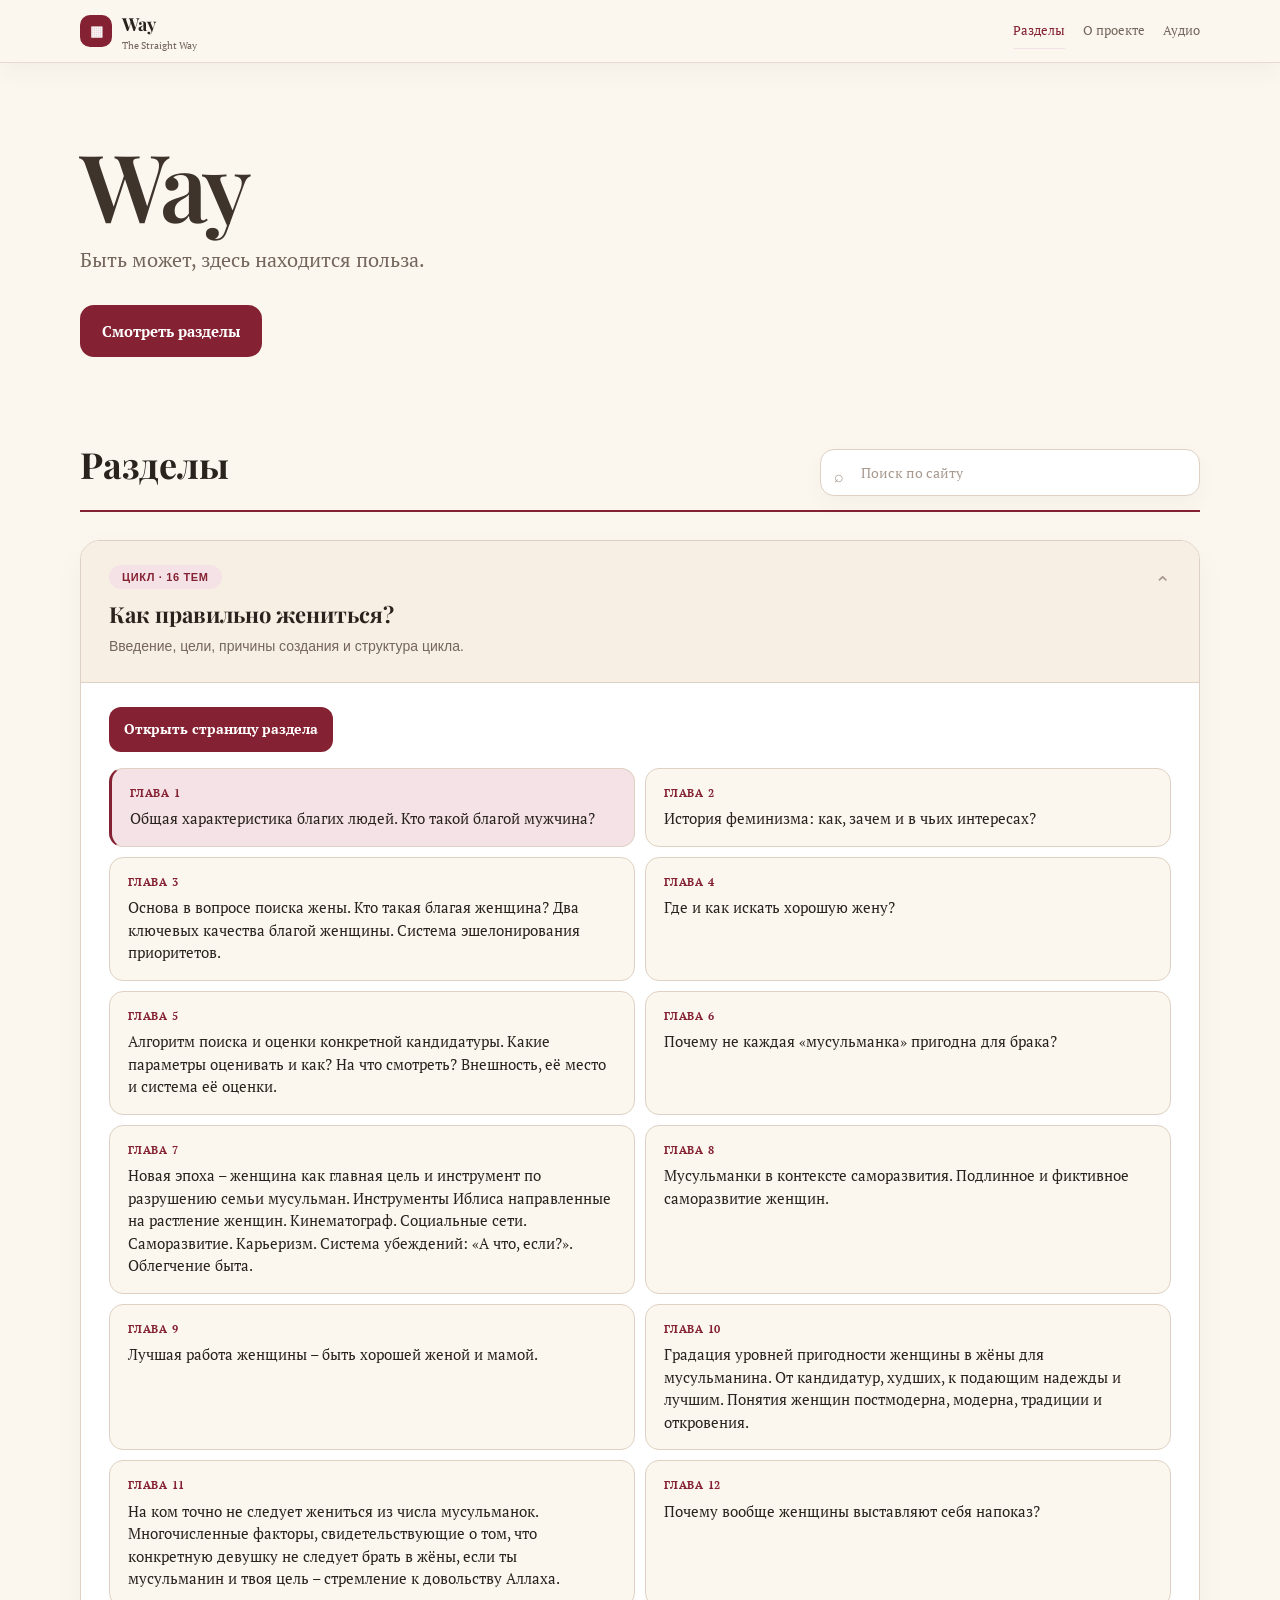
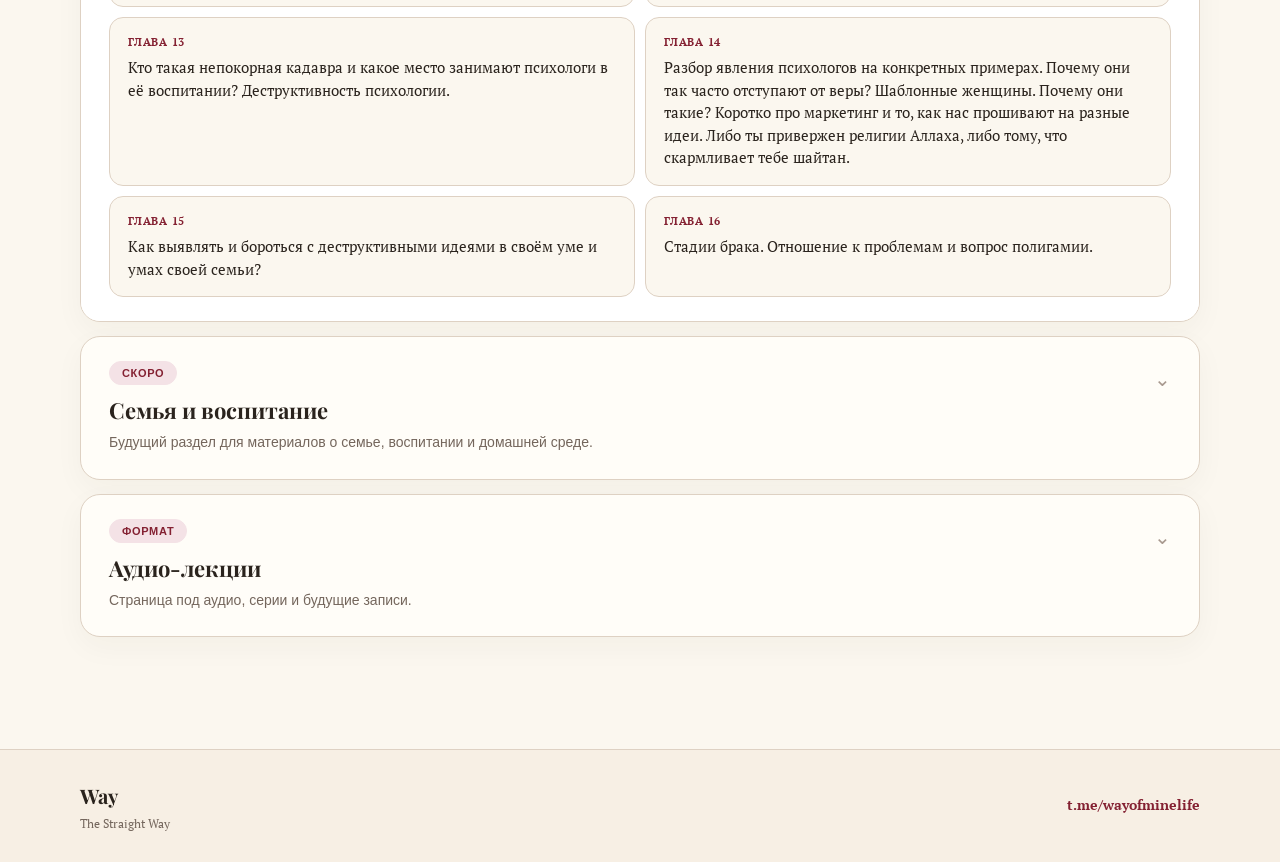
<file: index.html>
<!doctype html>
<html lang="ru">
<head>
  <meta charset="utf-8" />
  <meta name="viewport" content="width=device-width, initial-scale=1" />
  <title>The Straight Way — статьи, лекции, циклы</title>
  <meta name="description" content="The Straight Way — библиотека материалов: статьи, циклы и аудио-лекции." />
  <meta name="robots" content="index, follow" />
  <link rel="preconnect" href="https://fonts.googleapis.com" />
  <link rel="preconnect" href="https://fonts.gstatic.com" crossorigin />
  <link href="https://fonts.googleapis.com/css2?family=Playfair+Display:wght@400;600;700&family=PT+Serif:ital,wght@0,400;0,700;1,400&display=swap" rel="stylesheet" />
  <link rel="stylesheet" href="styles.css" />
</head>
<body>
  <header class="topbar">
    <div class="container nav">
      <a class="brand" href="index.html" aria-label="На главную">
        <span class="brand-icon">▦</span>
        <span><strong>Way</strong><small>The Straight Way</small></span>
      </a>
      <nav class="nav-links" aria-label="Главное меню">
        <a class="active" href="index.html#sections">Разделы</a>
        <a class="" href="about.html">О проекте</a>
        <a class="" href="audio.html">Аудио</a>
      </nav>
    </div>
  </header>

  <main class="container">
    <section class="hero">
      <div>
        <h1>Way</h1>
        <p class="hero-subtitle">Быть может, здесь находится польза.</p>
        <div class="actions">
          <a class="button primary" href="#sections">Смотреть разделы</a>
        </div>
      </div>
    </section>

    <section id="sections" class="section-block">
      <div class="section-title">
        <div><h2>Разделы</h2></div>
        <div class="search-wrap">
          <label class="search"><span>⌕</span><input id="searchInput" placeholder="Поиск по сайту" autocomplete="off" /></label>
          <div id="searchResults" class="search-results" aria-live="polite"></div>
        </div>
      </div>

      <div class="accordion" id="accordion">
        <article class="panel open" data-search="как правильно жениться мужчина женщина жена брак семья супруга сватовство критерии оценка феминизм психология саморазвитие полигамия">
          <button class="panel-head" type="button">
            <span><em>Цикл · 16 тем</em><strong>Как правильно жениться?</strong><small>Введение, цели, причины создания и структура цикла.</small></span>
            <i>⌄</i>
          </button>
          <div class="panel-body">
            <a class="section-link" href="marriage.html">Открыть страницу раздела</a>
            <ol class="chapter-grid">
              <li><a href="chapter1.html">Общая характеристика благих людей. Кто такой благой мужчина?</a></li>
              <li><a href="marriage.html#chapter-2">История феминизма: как, зачем и в чьих интересах?</a></li>
              <li><a href="marriage.html#chapter-3">Основа в вопросе поиска жены. Кто такая благая женщина? Два ключевых качества благой женщины. Система эшелонирования приоритетов.</a></li>
              <li><a href="marriage.html#chapter-4">Где и как искать хорошую жену?</a></li>
              <li><a href="marriage.html#chapter-5">Алгоритм поиска и оценки конкретной кандидатуры. Какие параметры оценивать и как? На что смотреть? Внешность, её место и система её оценки.</a></li>
              <li><a href="marriage.html#chapter-6">Почему не каждая «мусульманка» пригодна для брака?</a></li>
              <li><a href="marriage.html#chapter-7">Новая эпоха – женщина как главная цель и инструмент по разрушению семьи мусульман. Инструменты Иблиса направленные на растление женщин. Кинематограф. Социальные сети. Саморазвитие. Карьеризм. Система убеждений: «А что, если?». Облегчение быта.</a></li>
              <li><a href="marriage.html#chapter-8">Мусульманки в контексте саморазвития. Подлинное и фиктивное саморазвитие женщин.</a></li>
              <li><a href="marriage.html#chapter-9">Лучшая работа женщины – быть хорошей женой и мамой.</a></li>
              <li><a href="marriage.html#chapter-10">Градация уровней пригодности женщины в жёны для мусульманина. От кандидатур, худших, к подающим надежды и лучшим. Понятия женщин постмодерна, модерна, традиции и откровения.</a></li>
              <li><a href="marriage.html#chapter-11">На ком точно не следует жениться из числа мусульманок. Многочисленные факторы, свидетельствующие о том, что конкретную девушку не следует брать в жёны, если ты мусульманин и твоя цель – стремление к довольству Аллаха.</a></li>
              <li><a href="marriage.html#chapter-12">Почему вообще женщины выставляют себя напоказ?</a></li>
              <li><a href="marriage.html#chapter-13">Кто такая непокорная кадавра и какое место занимают психологи в её воспитании? Деструктивность психологии.</a></li>
              <li><a href="marriage.html#chapter-14">Разбор явления психологов на конкретных примерах. Почему они так часто отступают от веры? Шаблонные женщины. Почему они такие? Коротко про маркетинг и то, как нас прошивают на разные идеи. Либо ты привержен религии Аллаха, либо тому, что скармливает тебе шайтан.</a></li>
              <li><a href="marriage.html#chapter-15">Как выявлять и бороться с деструктивными идеями в своём уме и умах своей семьи?</a></li>
              <li><a href="marriage.html#chapter-16">Стадии брака. Отношение к проблемам и вопрос полигамии.</a></li>
            </ol>
          </div>
        </article>

        <article class="panel" data-search="семья воспитание дети отец мать дом">
          <button class="panel-head" type="button">
            <span><em>Скоро</em><strong>Семья и воспитание</strong><small>Будущий раздел для материалов о семье, воспитании и домашней среде.</small></span>
            <i>⌄</i>
          </button>
          <div class="panel-body">
            <ol class="chapter-grid"><li>Основы воспитания</li><li>Дом как крепость</li><li>Роль отца</li><li>Роль матери</li></ol>
          </div>
        </article>

        <article class="panel" data-search="аудио лекции скачать серии избранное запись mp3">
          <button class="panel-head" type="button">
            <span><em>Формат</em><strong>Аудио-лекции</strong><small>Страница под аудио, серии и будущие записи.</small></span>
            <i>⌄</i>
          </button>
          <div class="panel-body">
            <a class="section-link" href="audio.html">Открыть аудио-раздел</a>
            <ol class="chapter-grid"><li>Последние лекции</li><li>Серии</li><li>Избранное</li><li>Скачать офлайн</li></ol>
          </div>
        </article>
      </div>
    </section>
  </main>

  <footer class="site-footer">
    <div class="container footer-inner">
      <div>
        <strong>Way</strong>
        <span>The Straight Way</span>
      </div>
      <a href="https://t.me/wayofminelife" target="_blank" rel="noopener noreferrer">t.me/wayofminelife</a>
    </div>
  </footer>
  <script src="script.js"></script>
</body>
</html>
</file>
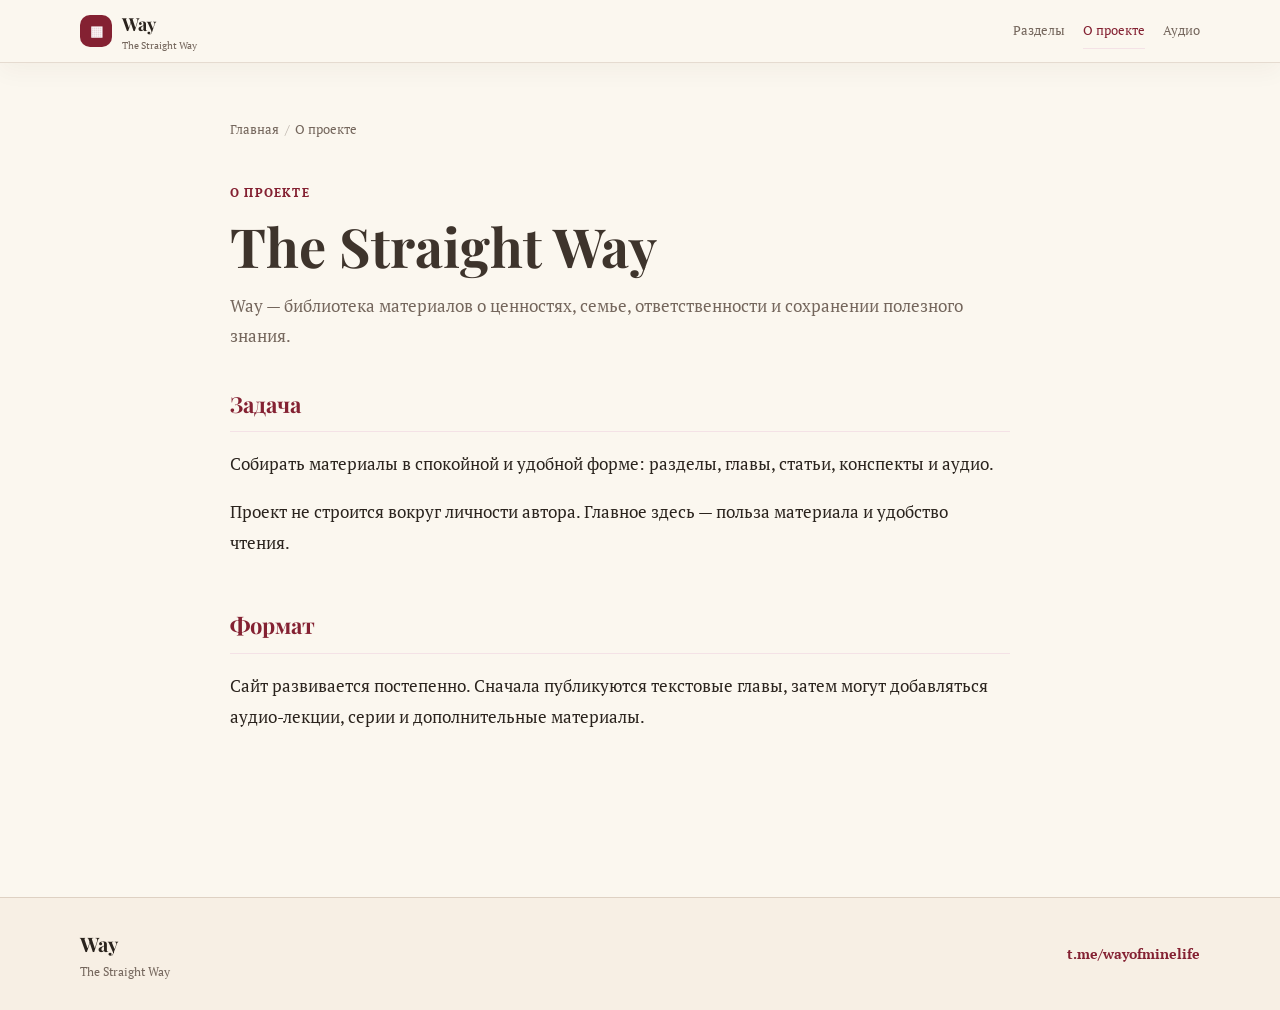
<file: about.html>
<!doctype html>
<html lang="ru">
<head>
  <meta charset="utf-8" />
  <meta name="viewport" content="width=device-width, initial-scale=1" />
  <title>О проекте — The Straight Way</title>
  <meta name="description" content="О проекте The Straight Way." />
  <meta name="robots" content="index, follow" />
  <link rel="preconnect" href="https://fonts.googleapis.com" />
  <link rel="preconnect" href="https://fonts.gstatic.com" crossorigin />
  <link href="https://fonts.googleapis.com/css2?family=Playfair+Display:wght@400;600;700&family=PT+Serif:ital,wght@0,400;0,700;1,400&display=swap" rel="stylesheet" />
  <link rel="stylesheet" href="styles.css" />
</head>
<body>
  <header class="topbar">
    <div class="container nav">
      <a class="brand" href="index.html" aria-label="На главную">
        <span class="brand-icon">▦</span>
        <span><strong>Way</strong><small>The Straight Way</small></span>
      </a>
      <nav class="nav-links" aria-label="Главное меню">
        <a class="" href="index.html#sections">Разделы</a>
        <a class="active" href="about.html">О проекте</a>
        <a class="" href="audio.html">Аудио</a>
      </nav>
    </div>
  </header>

  <main class="container page-wrap narrow">
    <div class="article-breadcrumb"><a href="index.html">Главная</a><span>/</span>О проекте</div>
    <section class="page-hero compact">
      <span class="article-eyebrow">О проекте</span>
      <h1>The Straight Way</h1>
      <p>Way — библиотека материалов о ценностях, семье, ответственности и сохранении полезного знания.</p>
    </section>

    <section class="article-section simple-text">
      <h2>Задача</h2>
      <p>Собирать материалы в спокойной и удобной форме: разделы, главы, статьи, конспекты и аудио.</p>
      <p>Проект не строится вокруг личности автора. Главное здесь — польза материала и удобство чтения.</p>
    </section>

    <section class="article-section simple-text">
      <h2>Формат</h2>
      <p>Сайт развивается постепенно. Сначала публикуются текстовые главы, затем могут добавляться аудио-лекции, серии и дополнительные материалы.</p>
    </section>
  </main>

  <footer class="site-footer">
    <div class="container footer-inner">
      <div>
        <strong>Way</strong>
        <span>The Straight Way</span>
      </div>
      <a href="https://t.me/wayofminelife" target="_blank" rel="noopener noreferrer">t.me/wayofminelife</a>
    </div>
  </footer>
  <script src="script.js"></script>
</body>
</html>
</file>
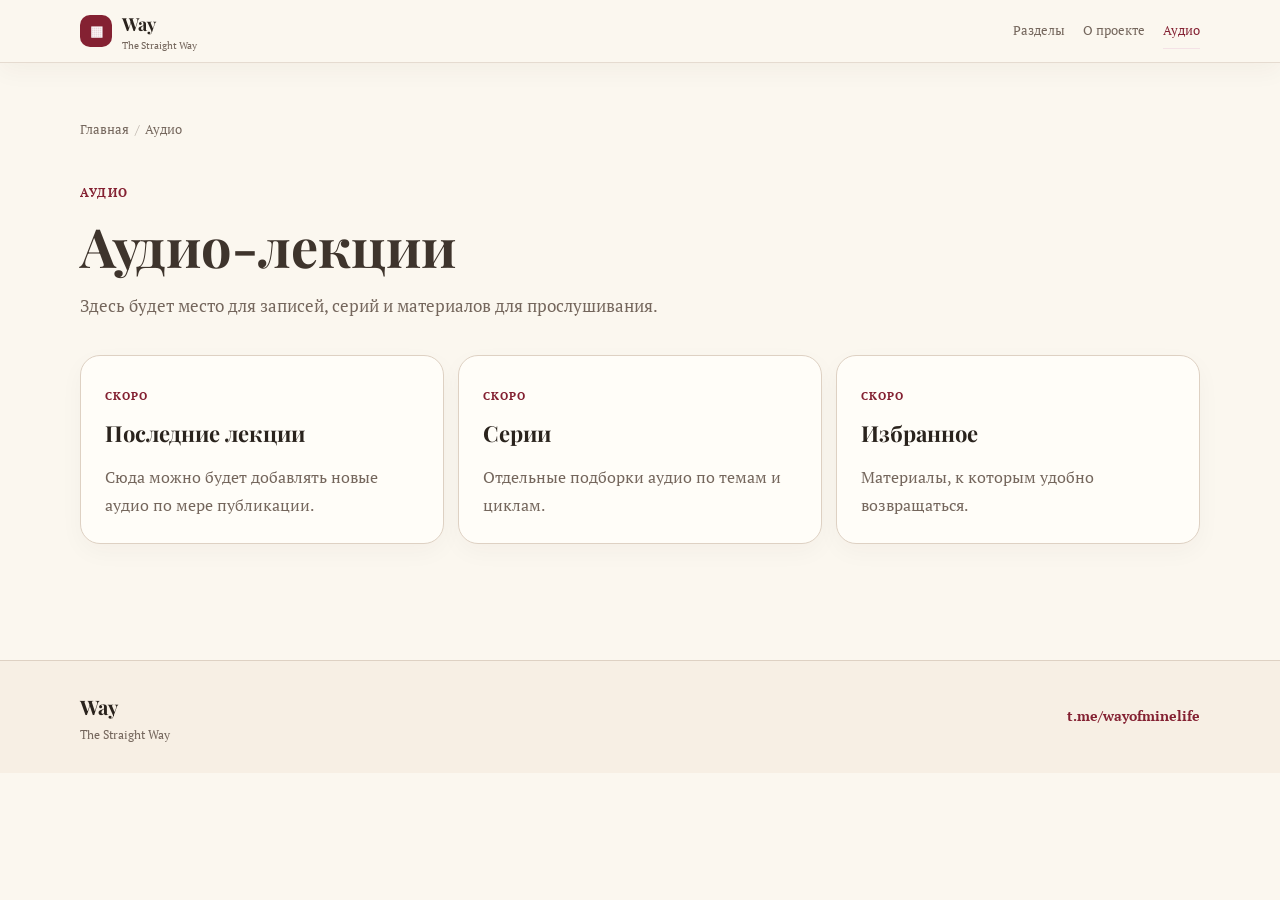
<file: audio.html>
<!doctype html>
<html lang="ru">
<head>
  <meta charset="utf-8" />
  <meta name="viewport" content="width=device-width, initial-scale=1" />
  <title>Аудио — The Straight Way</title>
  <meta name="description" content="Аудио-раздел The Straight Way." />
  <meta name="robots" content="index, follow" />
  <link rel="preconnect" href="https://fonts.googleapis.com" />
  <link rel="preconnect" href="https://fonts.gstatic.com" crossorigin />
  <link href="https://fonts.googleapis.com/css2?family=Playfair+Display:wght@400;600;700&family=PT+Serif:ital,wght@0,400;0,700;1,400&display=swap" rel="stylesheet" />
  <link rel="stylesheet" href="styles.css" />
</head>
<body>
  <header class="topbar">
    <div class="container nav">
      <a class="brand" href="index.html" aria-label="На главную">
        <span class="brand-icon">▦</span>
        <span><strong>Way</strong><small>The Straight Way</small></span>
      </a>
      <nav class="nav-links" aria-label="Главное меню">
        <a class="" href="index.html#sections">Разделы</a>
        <a class="" href="about.html">О проекте</a>
        <a class="active" href="audio.html">Аудио</a>
      </nav>
    </div>
  </header>

  <main class="container page-wrap">
    <div class="article-breadcrumb"><a href="index.html">Главная</a><span>/</span>Аудио</div>
    <section class="page-hero compact">
      <span class="article-eyebrow">Аудио</span>
      <h1>Аудио-лекции</h1>
      <p>Здесь будет место для записей, серий и материалов для прослушивания.</p>
    </section>

    <section class="audio-grid">
      <article class="audio-card">
        <span>Скоро</span>
        <h2>Последние лекции</h2>
        <p>Сюда можно будет добавлять новые аудио по мере публикации.</p>
      </article>
      <article class="audio-card">
        <span>Скоро</span>
        <h2>Серии</h2>
        <p>Отдельные подборки аудио по темам и циклам.</p>
      </article>
      <article class="audio-card">
        <span>Скоро</span>
        <h2>Избранное</h2>
        <p>Материалы, к которым удобно возвращаться.</p>
      </article>
    </section>
  </main>

  <footer class="site-footer">
    <div class="container footer-inner">
      <div>
        <strong>Way</strong>
        <span>The Straight Way</span>
      </div>
      <a href="https://t.me/wayofminelife" target="_blank" rel="noopener noreferrer">t.me/wayofminelife</a>
    </div>
  </footer>
  <script src="script.js"></script>
</body>
</html>
</file>
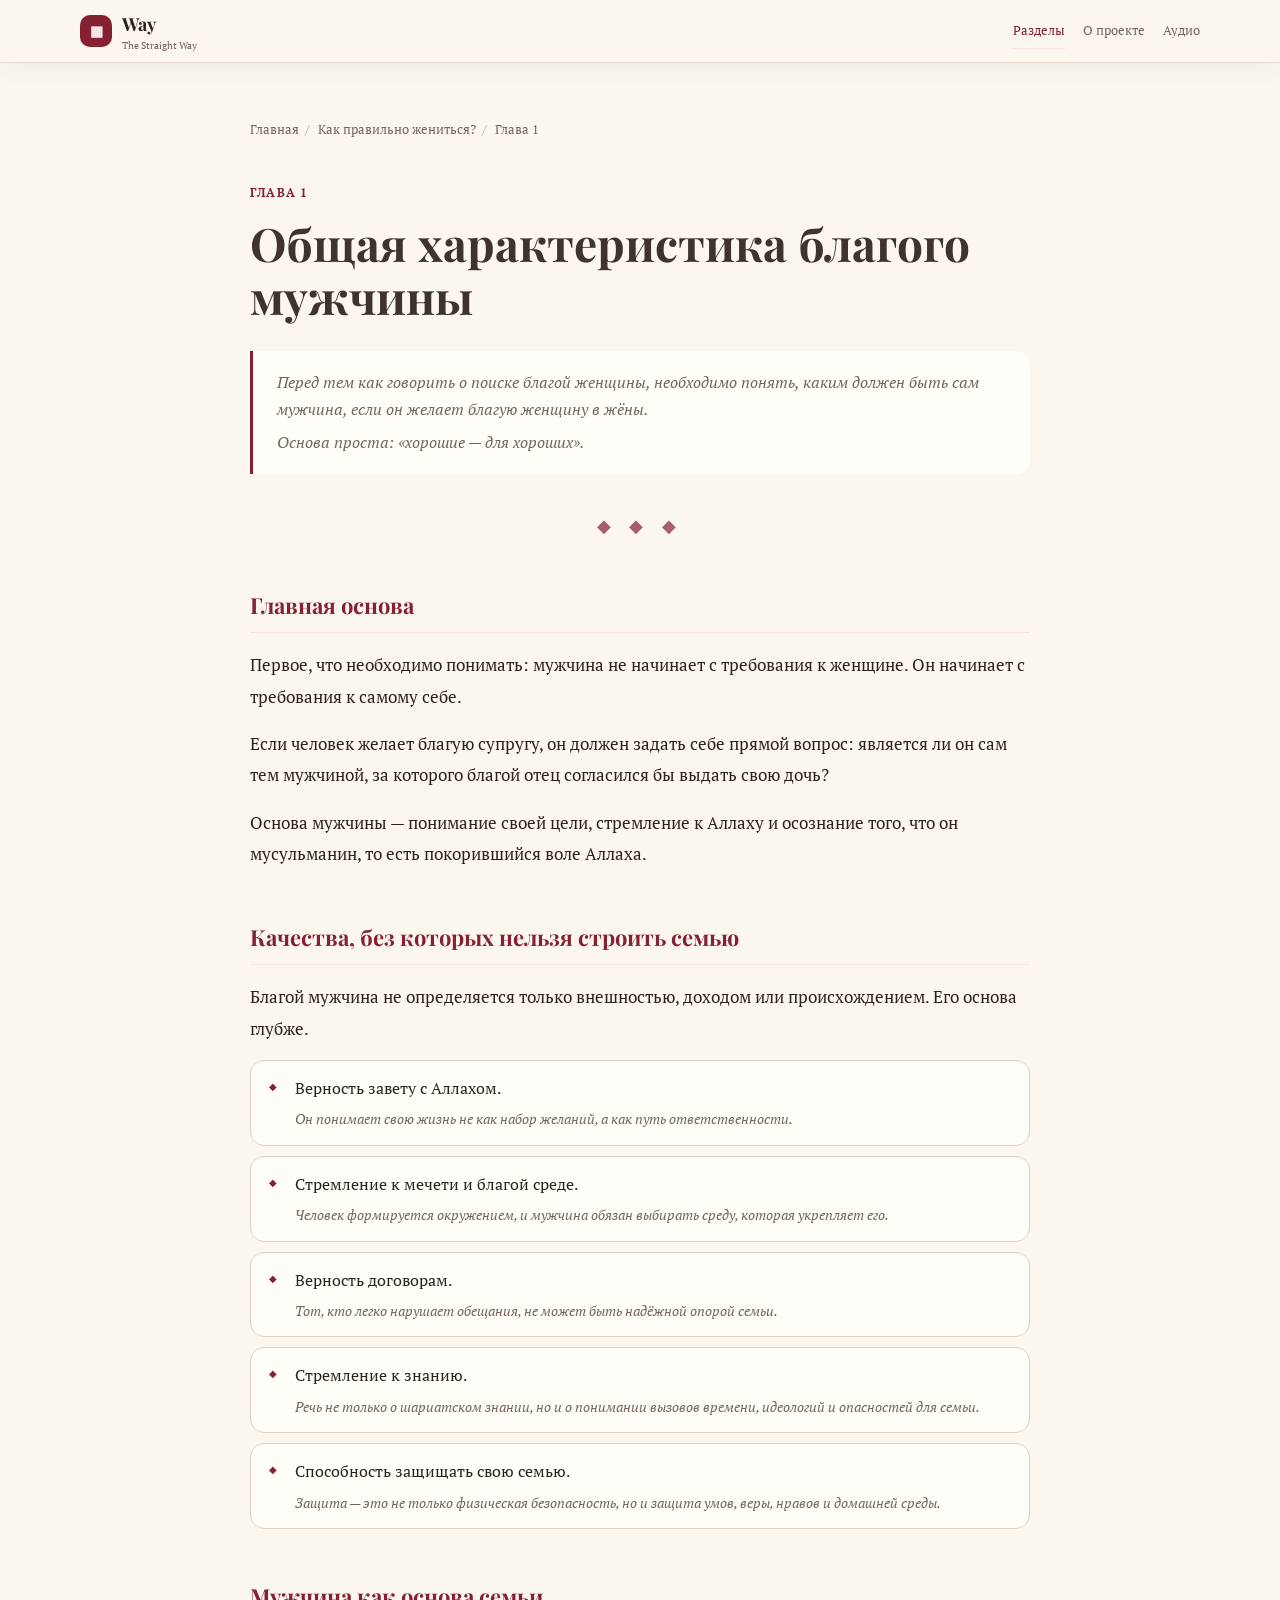
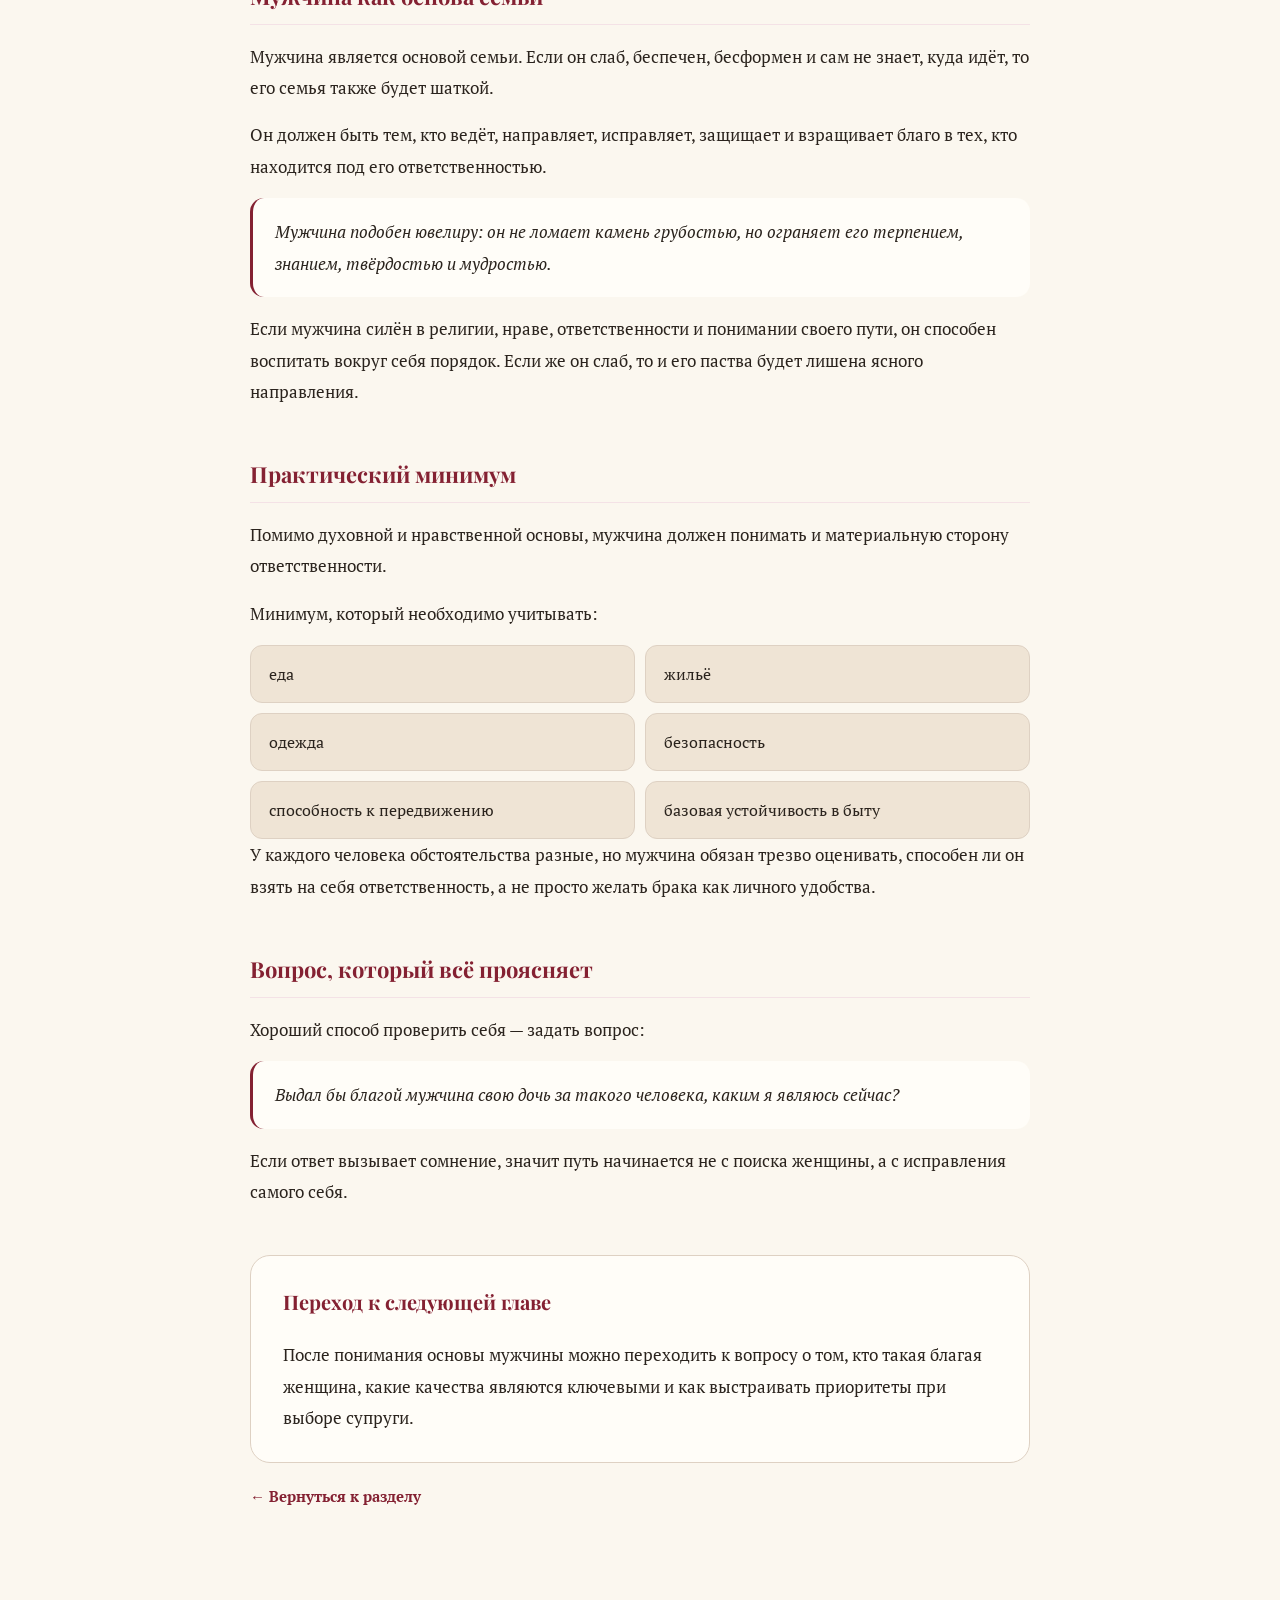
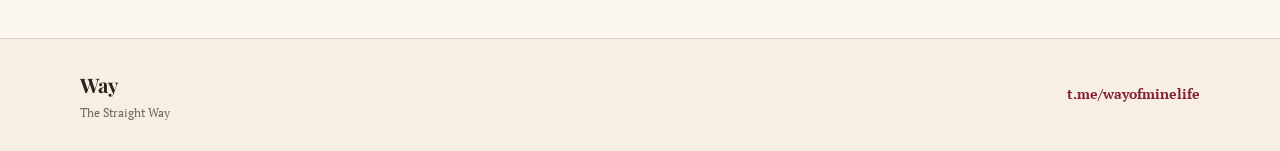
<file: chapter1.html>
<!doctype html>
<html lang="ru">
<head>
  <meta charset="utf-8" />
  <meta name="viewport" content="width=device-width, initial-scale=1" />
  <title>Общая характеристика благого мужчины — The Straight Way</title>
  <meta name="description" content="Первая глава цикла «Как правильно жениться?» — о качествах благого мужчины, ответственности перед семьёй и подготовке к браку." />
  <meta name="robots" content="index, follow" />
  <link rel="preconnect" href="https://fonts.googleapis.com" />
  <link rel="preconnect" href="https://fonts.gstatic.com" crossorigin />
  <link href="https://fonts.googleapis.com/css2?family=Playfair+Display:wght@400;600;700&family=PT+Serif:ital,wght@0,400;0,700;1,400&display=swap" rel="stylesheet" />
  <link rel="stylesheet" href="styles.css" />
</head>
<body>
  <header class="topbar">
    <div class="container nav">
      <a class="brand" href="index.html" aria-label="На главную">
        <span class="brand-icon">▦</span>
        <span><strong>Way</strong><small>The Straight Way</small></span>
      </a>
      <nav class="nav-links" aria-label="Главное меню">
        <a class="active" href="index.html#sections">Разделы</a>
        <a class="" href="about.html">О проекте</a>
        <a class="" href="audio.html">Аудио</a>
      </nav>
    </div>
  </header>

  <main class="container article-wrap">
    <div class="article-breadcrumb">
      <a href="index.html">Главная</a><span>/</span>
      <a href="marriage.html">Как правильно жениться?</a><span>/</span>
      Глава 1
    </div>

    <span class="article-eyebrow">Глава 1</span>
    <h1>Общая характеристика благого мужчины</h1>

    <div class="article-intro">
      <p>Перед тем как говорить о поиске благой женщины, необходимо понять, каким должен быть сам мужчина, если он желает благую женщину в жёны.</p>
      <p>Основа проста: «хорошие — для хороших».</p>
    </div>

    <div class="article-ornament">◆ ◆ ◆</div>

    <section class="article-section">
      <h2>Главная основа</h2>
      <p>Первое, что необходимо понимать: мужчина не начинает с требования к женщине. Он начинает с требования к самому себе.</p>
      <p>Если человек желает благую супругу, он должен задать себе прямой вопрос: является ли он сам тем мужчиной, за которого благой отец согласился бы выдать свою дочь?</p>
      <p>Основа мужчины — понимание своей цели, стремление к Аллаху и осознание того, что он мусульманин, то есть покорившийся воле Аллаха.</p>
    </section>

    <section class="article-section">
      <h2>Качества, без которых нельзя строить семью</h2>
      <p>Благой мужчина не определяется только внешностью, доходом или происхождением. Его основа глубже.</p>

      <ul class="quality-list">
        <li>Верность завету с Аллахом.<span class="quality-note">Он понимает свою жизнь не как набор желаний, а как путь ответственности.</span></li>
        <li>Стремление к мечети и благой среде.<span class="quality-note">Человек формируется окружением, и мужчина обязан выбирать среду, которая укрепляет его.</span></li>
        <li>Верность договорам.<span class="quality-note">Тот, кто легко нарушает обещания, не может быть надёжной опорой семьи.</span></li>
        <li>Стремление к знанию.<span class="quality-note">Речь не только о шариатском знании, но и о понимании вызовов времени, идеологий и опасностей для семьи.</span></li>
        <li>Способность защищать свою семью.<span class="quality-note">Защита — это не только физическая безопасность, но и защита умов, веры, нравов и домашней среды.</span></li>
      </ul>
    </section>

    <section class="article-section">
      <h2>Мужчина как основа семьи</h2>
      <p>Мужчина является основой семьи. Если он слаб, беспечен, бесформен и сам не знает, куда идёт, то его семья также будет шаткой.</p>
      <p>Он должен быть тем, кто ведёт, направляет, исправляет, защищает и взращивает благо в тех, кто находится под его ответственностью.</p>

      <blockquote><p>Мужчина подобен ювелиру: он не ломает камень грубостью, но ограняет его терпением, знанием, твёрдостью и мудростью.</p></blockquote>

      <p>Если мужчина силён в религии, нраве, ответственности и понимании своего пути, он способен воспитать вокруг себя порядок. Если же он слаб, то и его паства будет лишена ясного направления.</p>
    </section>

    <section class="article-section">
      <h2>Практический минимум</h2>
      <p>Помимо духовной и нравственной основы, мужчина должен понимать и материальную сторону ответственности.</p>
      <p>Минимум, который необходимо учитывать:</p>

      <ul class="aspects-list">
        <li>еда</li>
        <li>жильё</li>
        <li>одежда</li>
        <li>безопасность</li>
        <li>способность к передвижению</li>
        <li>базовая устойчивость в быту</li>
      </ul>

      <p>У каждого человека обстоятельства разные, но мужчина обязан трезво оценивать, способен ли он взять на себя ответственность, а не просто желать брака как личного удобства.</p>
    </section>

    <section class="article-section">
      <h2>Вопрос, который всё проясняет</h2>
      <p>Хороший способ проверить себя — задать вопрос:</p>
      <blockquote><p>Выдал бы благой мужчина свою дочь за такого человека, каким я являюсь сейчас?</p></blockquote>
      <p>Если ответ вызывает сомнение, значит путь начинается не с поиска женщины, а с исправления самого себя.</p>
    </section>

    <section class="article-leadout">
      <div class="article-section">
        <h2>Переход к следующей главе</h2>
        <p>После понимания основы мужчины можно переходить к вопросу о том, кто такая благая женщина, какие качества являются ключевыми и как выстраивать приоритеты при выборе супруги.</p>
      </div>
    </section>

    <a class="back-link" href="marriage.html">← Вернуться к разделу</a>
  </main>
  <footer class="site-footer">
    <div class="container footer-inner">
      <div>
        <strong>Way</strong>
        <span>The Straight Way</span>
      </div>
      <a href="https://t.me/wayofminelife" target="_blank" rel="noopener noreferrer">t.me/wayofminelife</a>
    </div>
  </footer>
  <script src="script.js"></script>
</body>
</html>
</file>
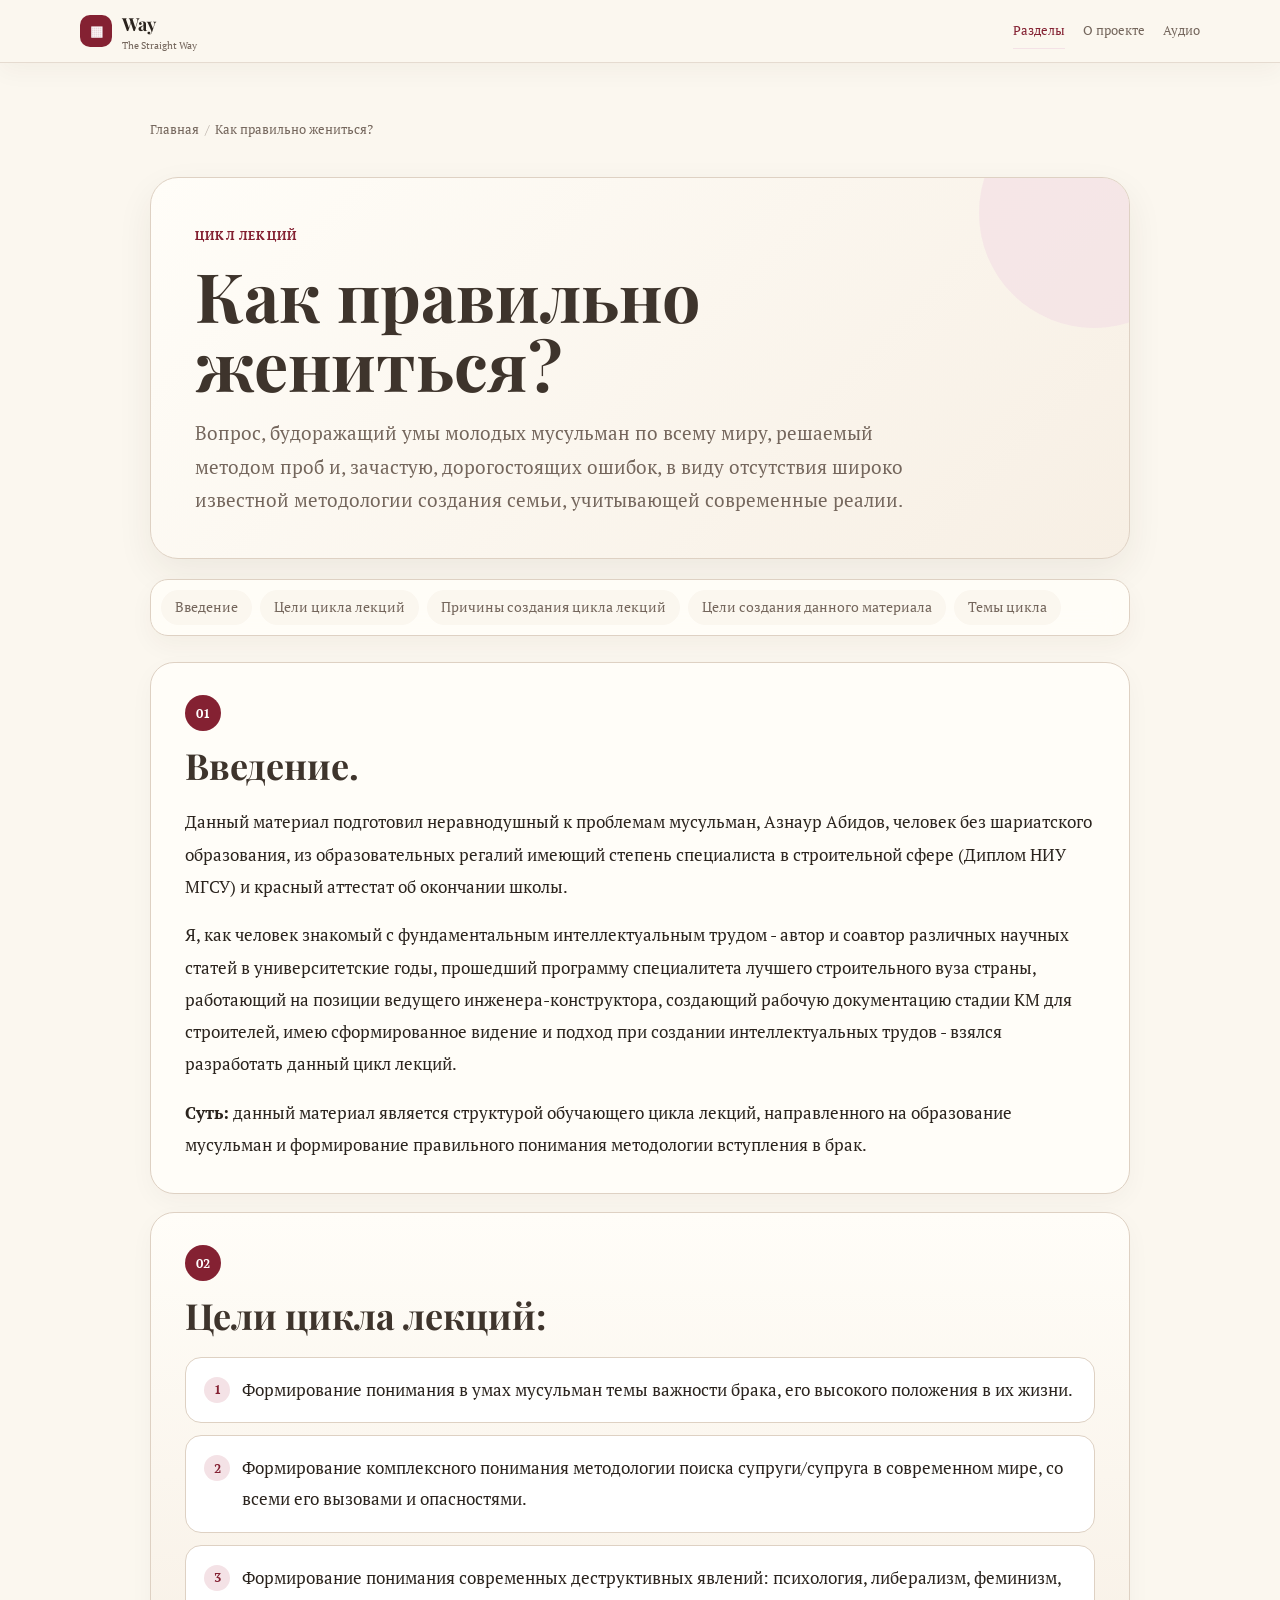
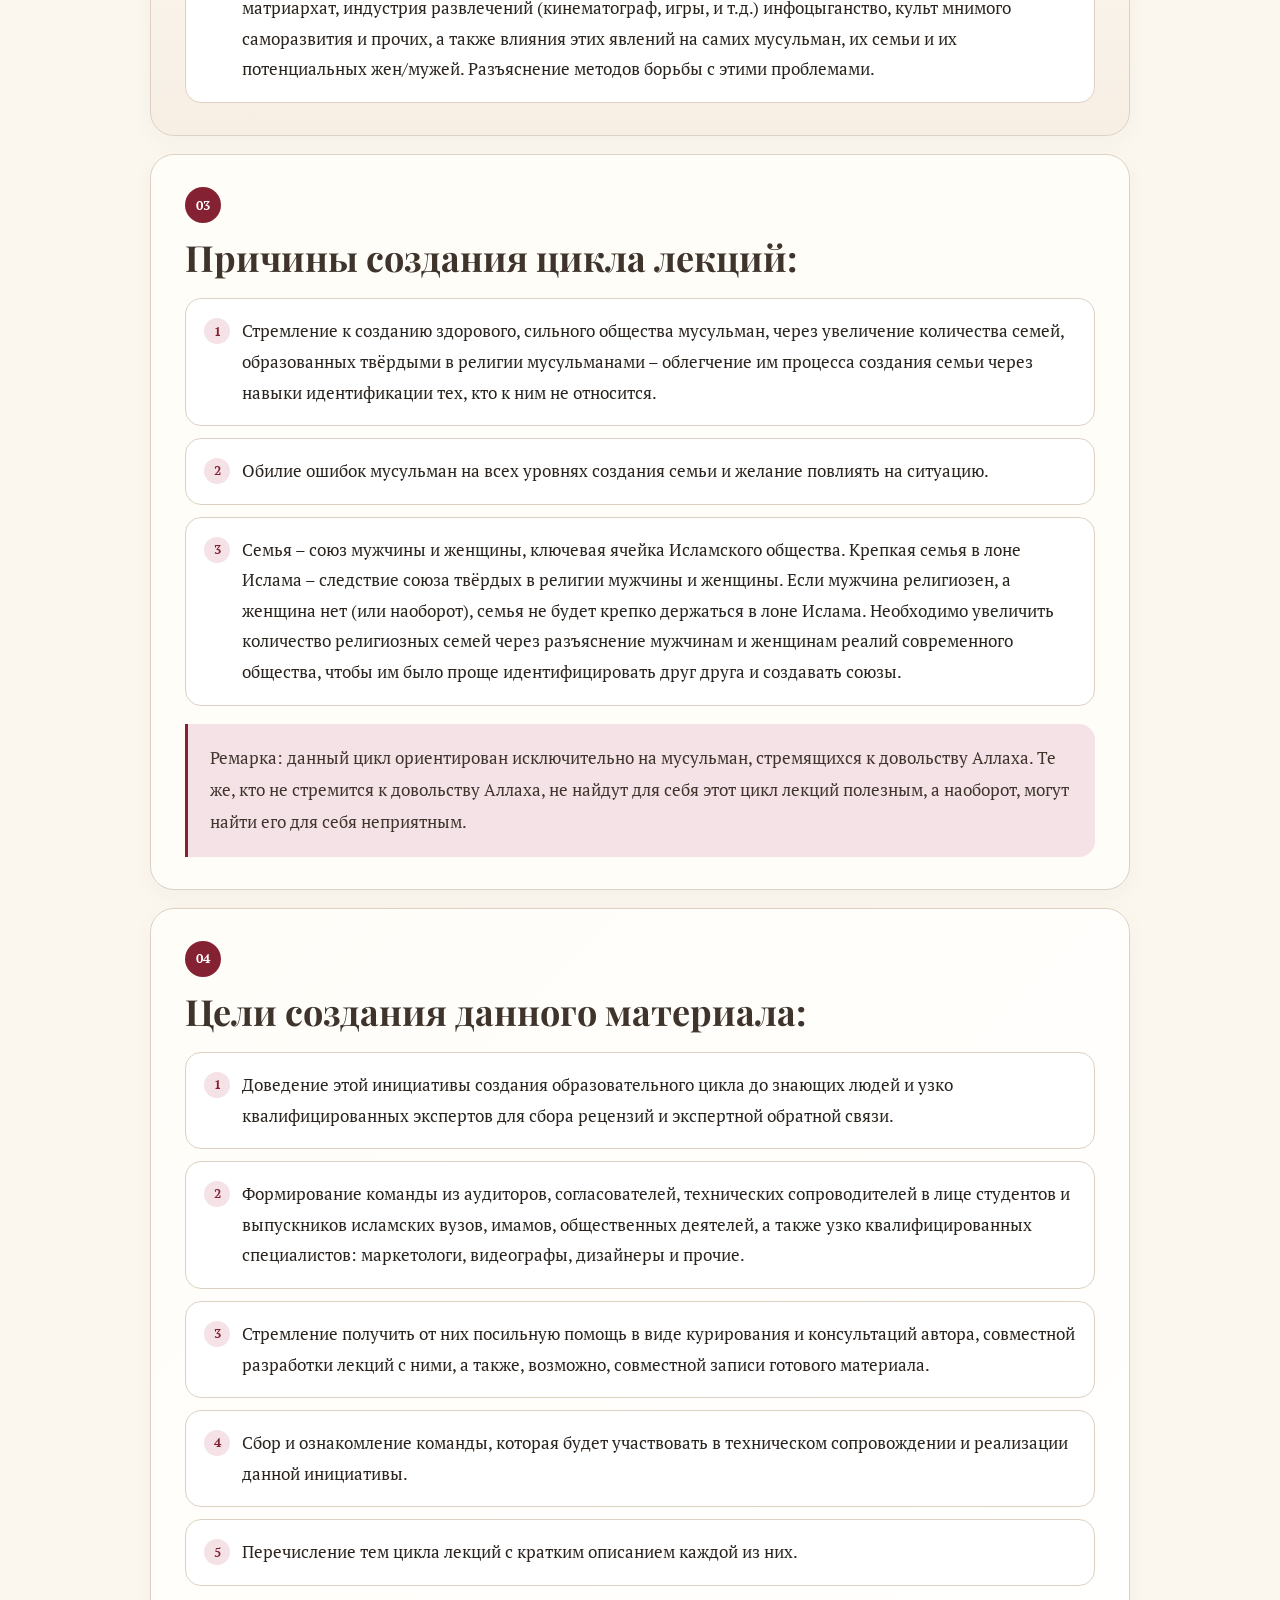
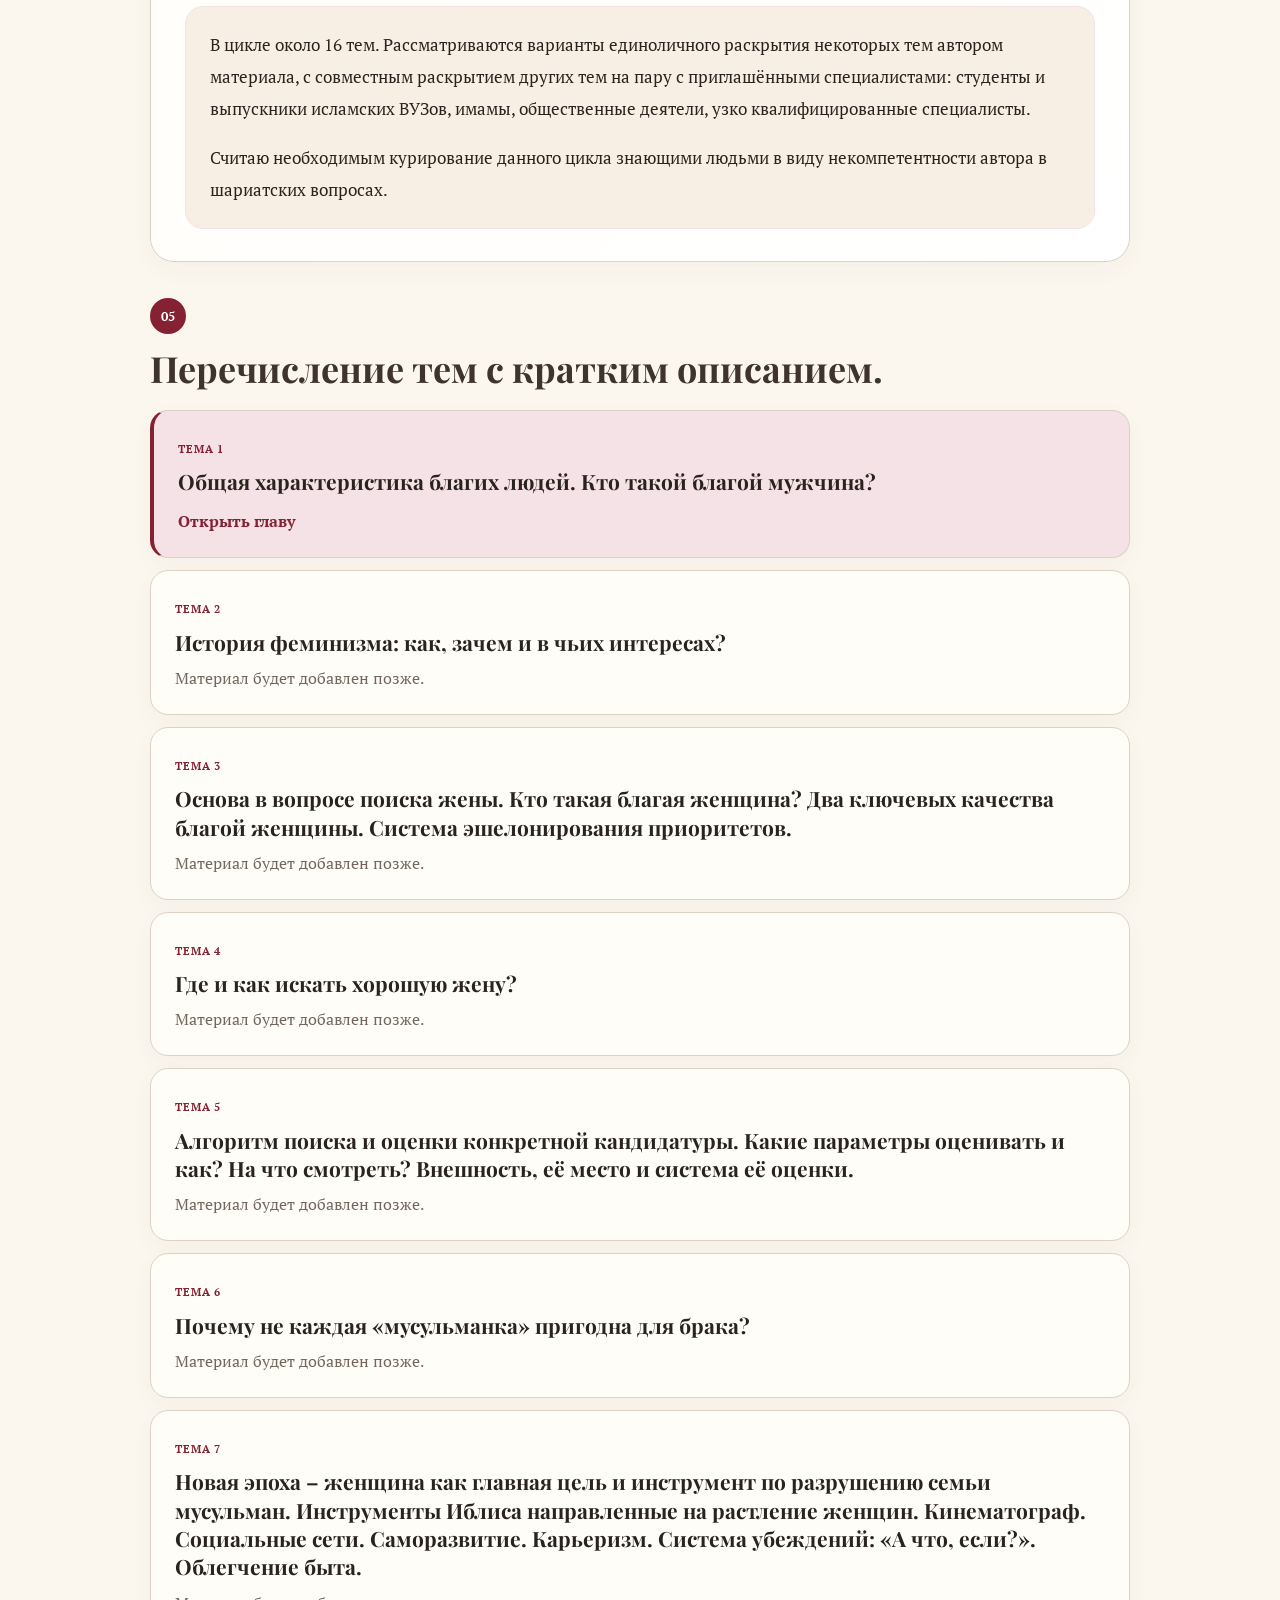
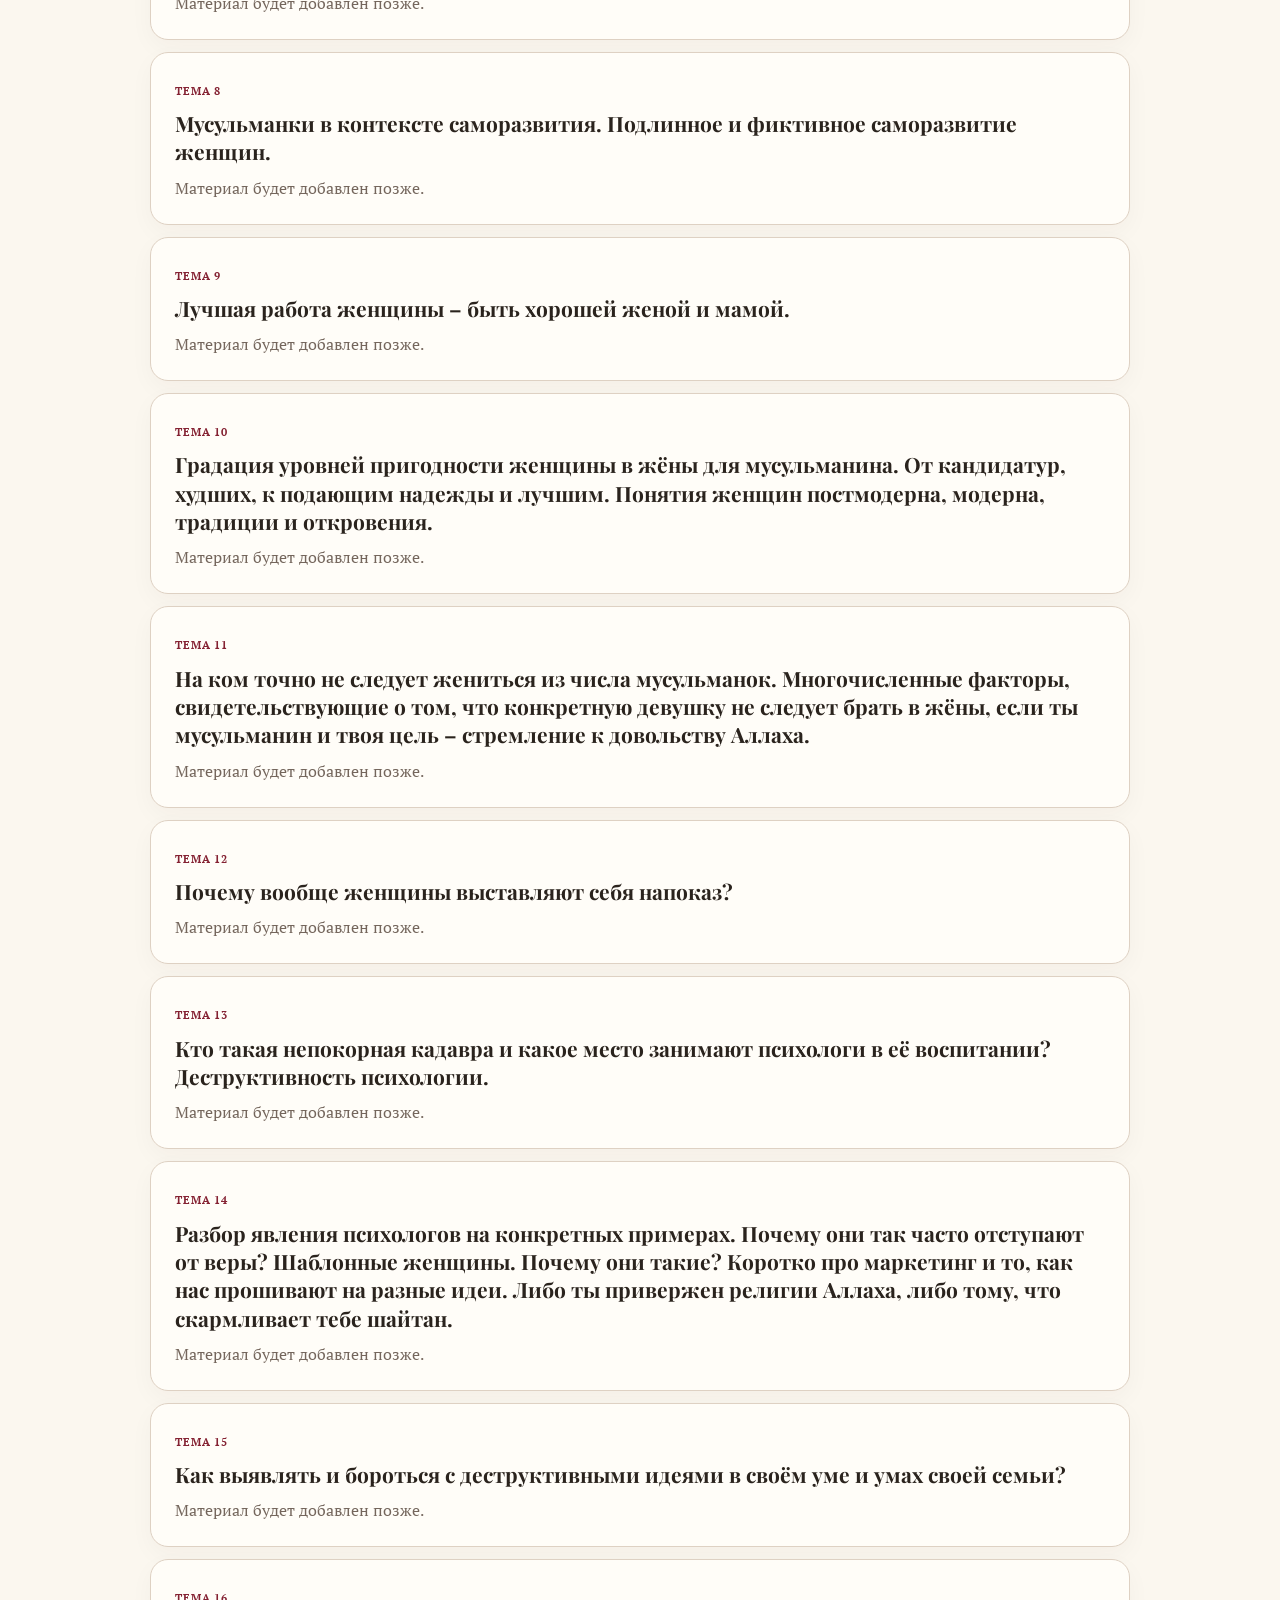
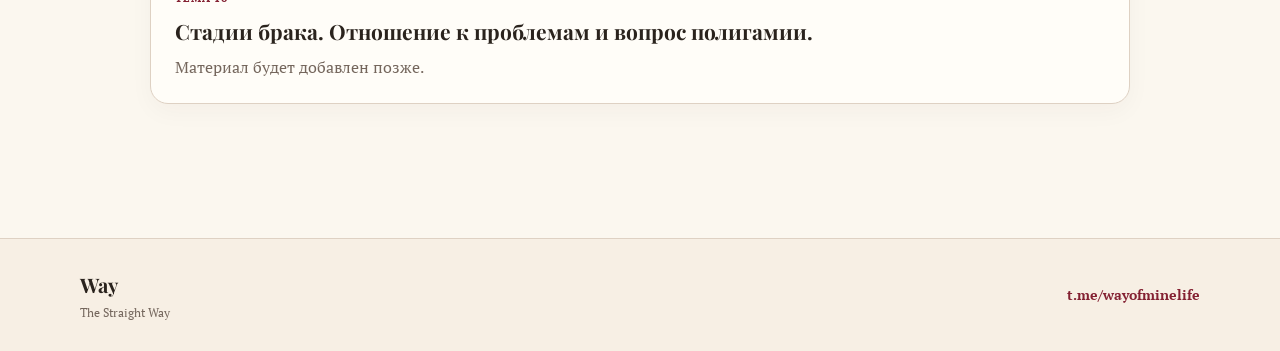
<file: marriage.html>
<!doctype html>
<html lang="ru">
<head>
  <meta charset="utf-8" />
  <meta name="viewport" content="width=device-width, initial-scale=1" />
  <title>Как правильно жениться? — The Straight Way</title>
  <meta name="description" content="Введение, цели, причины создания и структура цикла «Как правильно жениться?»." />
  <meta name="robots" content="index, follow" />
  <link rel="preconnect" href="https://fonts.googleapis.com" />
  <link rel="preconnect" href="https://fonts.gstatic.com" crossorigin />
  <link href="https://fonts.googleapis.com/css2?family=Playfair+Display:wght@400;600;700&family=PT+Serif:ital,wght@0,400;0,700;1,400&display=swap" rel="stylesheet" />
  <link rel="stylesheet" href="styles.css" />
</head>
<body>
  <header class="topbar">
    <div class="container nav">
      <a class="brand" href="index.html" aria-label="На главную">
        <span class="brand-icon">▦</span>
        <span><strong>Way</strong><small>The Straight Way</small></span>
      </a>
      <nav class="nav-links" aria-label="Главное меню">
        <a class="active" href="index.html#sections">Разделы</a>
        <a class="" href="about.html">О проекте</a>
        <a class="" href="audio.html">Аудио</a>
      </nav>
    </div>
  </header>

  <main class="container page-wrap cycle-page">
    <div class="article-breadcrumb"><a href="index.html">Главная</a><span>/</span>Как правильно жениться?</div>

    <section class="cycle-cover" aria-label="Обложка цикла">
      <span class="article-eyebrow">Цикл лекций</span>
      <h1>Как правильно жениться?</h1>
      <p class="cycle-cover-text">Вопрос, будоражащий умы молодых мусульман по всему миру, решаемый методом проб и, зачастую, дорогостоящих ошибок, в виду отсутствия широко известной методологии создания семьи, учитывающей современные реалии.</p>
    </section>

    <nav class="cycle-nav" aria-label="Навигация по странице цикла">
      <a href="#intro">Введение</a>
      <a href="#lecture-goals">Цели цикла лекций</a>
      <a href="#lecture-reasons">Причины создания цикла лекций</a>
      <a href="#material-goals">Цели создания данного материала</a>
      <a href="#chapters">Темы цикла</a>
    </nav>

    <section id="intro" class="doc-section">
      <div class="section-kicker">01</div>
      <h2>Введение.</h2>
      <div class="exact-text">
        <p>Данный материал подготовил неравнодушный к проблемам мусульман, Азнаур Абидов, человек без шариатского образования, из образовательных регалий имеющий степень специалиста в строительной сфере (Диплом НИУ МГСУ) и красный аттестат об окончании школы.</p>
        <p>Я, как человек знакомый с фундаментальным интеллектуальным трудом - автор и соавтор различных научных статей в университетские годы, прошедший программу специалитета лучшего строительного вуза страны, работающий на позиции ведущего инженера-конструктора, создающий рабочую документацию стадии КМ для строителей, имею сформированное видение и подход при создании интеллектуальных трудов - взялся разработать данный цикл лекций.</p>
        <p><strong>Суть:</strong> данный материал является структурой обучающего цикла лекций, направленного на образование мусульман и формирование правильного понимания методологии вступления в брак.</p>
      </div>
    </section>

    <section id="lecture-goals" class="doc-section accent-section">
      <div class="section-kicker">02</div>
      <h2>Цели цикла лекций:</h2>
      <ol class="numbered-list exact-text">
        <li>Формирование понимания в умах мусульман темы важности брака, его высокого положения в их жизни.</li>
        <li>Формирование комплексного понимания методологии поиска супруги/супруга в современном мире, со всеми его вызовами и опасностями.</li>
        <li>Формирование понимания современных деструктивных явлений: психология, либерализм, феминизм, матриархат, индустрия развлечений (кинематограф, игры, и т.д.) инфоцыганство, культ мнимого саморазвития и прочих, а также влияния этих явлений на самих мусульман, их семьи и их потенциальных жен/мужей. Разъяснение методов борьбы с этими проблемами.</li>
      </ol>
    </section>

    <section id="lecture-reasons" class="doc-section">
      <div class="section-kicker">03</div>
      <h2>Причины создания цикла лекций:</h2>
      <ol class="numbered-list exact-text">
        <li>Стремление к созданию здорового, сильного общества мусульман, через увеличение количества семей, образованных твёрдыми в религии мусульманами – облегчение им процесса создания семьи через навыки идентификации тех, кто к ним не относится.</li>
        <li>Обилие ошибок мусульман на всех уровнях создания семьи и желание повлиять на ситуацию.</li>
        <li>Семья – союз мужчины и женщины, ключевая ячейка Исламского общества. Крепкая семья в лоне Ислама – следствие союза твёрдых в религии мужчины и женщины. Если мужчина религиозен, а женщина нет (или наоборот), семья не будет крепко держаться в лоне Ислама. Необходимо увеличить количество религиозных семей через разъяснение мужчинам и женщинам реалий современного общества, чтобы им было проще идентифицировать друг друга и создавать союзы.</li>
      </ol>
      <div class="remark exact-text">
        <p>Ремарка: данный цикл ориентирован исключительно на мусульман, стремящихся к довольству Аллаха. Те же, кто не стремится к довольству Аллаха, не найдут для себя этот цикл лекций полезным, а наоборот, могут найти его для себя неприятным.</p>
      </div>
    </section>

    <section id="material-goals" class="doc-section support-section">
      <div class="section-kicker">04</div>
      <h2>Цели создания данного материала:</h2>
      <ol class="numbered-list exact-text">
        <li>Доведение этой инициативы создания образовательного цикла до знающих людей и узко квалифицированных экспертов для сбора рецензий и экспертной обратной связи.</li>
        <li>Формирование команды из аудиторов, согласователей, технических сопроводителей в лице студентов и выпускников исламских вузов, имамов, общественных деятелей, а также узко квалифицированных специалистов: маркетологи, видеографы, дизайнеры и прочие.</li>
        <li>Стремление получить от них посильную помощь в виде курирования и консультаций автора, совместной разработки лекций с ними, а также, возможно, совместной записи готового материала.</li>
        <li>Сбор и ознакомление команды, которая будет участвовать в техническом сопровождении и реализации данной инициативы.</li>
        <li>Перечисление тем цикла лекций с кратким описанием каждой из них.</li>
      </ol>
      <div class="expert-note exact-text">
        <p>В цикле около 16 тем. Рассматриваются варианты единоличного раскрытия некоторых тем автором материала, с совместным раскрытием других тем на пару с приглашёнными специалистами: студенты и выпускники исламских ВУЗов, имамы, общественные деятели, узко квалифицированные специалисты.</p>
        <p>Считаю необходимым курирование данного цикла знающими людьми в виду некомпетентности автора в шариатских вопросах.</p>
      </div>
    </section>

    <section id="chapters" class="doc-section chapter-section">
      <div class="section-kicker">05</div>
      <h2>Перечисление тем с кратким описанием.</h2>
      <div class="chapter-list" aria-label="Главы цикла">
        <article class="chapter-card ready" id="chapter-1">
          <span>Тема 1</span>
          <h3>Общая характеристика благих людей. Кто такой благой мужчина?</h3>
          <a class="text-link" href="chapter1.html">Открыть главу</a>
        </article>
        <article class="chapter-card" id="chapter-2">
          <span>Тема 2</span>
          <h3>История феминизма: как, зачем и в чьих интересах?</h3>
          <p>Материал будет добавлен позже.</p>
        </article>
        <article class="chapter-card" id="chapter-3">
          <span>Тема 3</span>
          <h3>Основа в вопросе поиска жены. Кто такая благая женщина? Два ключевых качества благой женщины. Система эшелонирования приоритетов.</h3>
          <p>Материал будет добавлен позже.</p>
        </article>
        <article class="chapter-card" id="chapter-4">
          <span>Тема 4</span>
          <h3>Где и как искать хорошую жену?</h3>
          <p>Материал будет добавлен позже.</p>
        </article>
        <article class="chapter-card" id="chapter-5">
          <span>Тема 5</span>
          <h3>Алгоритм поиска и оценки конкретной кандидатуры. Какие параметры оценивать и как? На что смотреть? Внешность, её место и система её оценки.</h3>
          <p>Материал будет добавлен позже.</p>
        </article>
        <article class="chapter-card" id="chapter-6">
          <span>Тема 6</span>
          <h3>Почему не каждая «мусульманка» пригодна для брака?</h3>
          <p>Материал будет добавлен позже.</p>
        </article>
        <article class="chapter-card" id="chapter-7">
          <span>Тема 7</span>
          <h3>Новая эпоха – женщина как главная цель и инструмент по разрушению семьи мусульман. Инструменты Иблиса направленные на растление женщин. Кинематограф. Социальные сети. Саморазвитие. Карьеризм. Система убеждений: «А что, если?». Облегчение быта.</h3>
          <p>Материал будет добавлен позже.</p>
        </article>
        <article class="chapter-card" id="chapter-8">
          <span>Тема 8</span>
          <h3>Мусульманки в контексте саморазвития. Подлинное и фиктивное саморазвитие женщин.</h3>
          <p>Материал будет добавлен позже.</p>
        </article>
        <article class="chapter-card" id="chapter-9">
          <span>Тема 9</span>
          <h3>Лучшая работа женщины – быть хорошей женой и мамой.</h3>
          <p>Материал будет добавлен позже.</p>
        </article>
        <article class="chapter-card" id="chapter-10">
          <span>Тема 10</span>
          <h3>Градация уровней пригодности женщины в жёны для мусульманина. От кандидатур, худших, к подающим надежды и лучшим. Понятия женщин постмодерна, модерна, традиции и откровения.</h3>
          <p>Материал будет добавлен позже.</p>
        </article>
        <article class="chapter-card" id="chapter-11">
          <span>Тема 11</span>
          <h3>На ком точно не следует жениться из числа мусульманок. Многочисленные факторы, свидетельствующие о том, что конкретную девушку не следует брать в жёны, если ты мусульманин и твоя цель – стремление к довольству Аллаха.</h3>
          <p>Материал будет добавлен позже.</p>
        </article>
        <article class="chapter-card" id="chapter-12">
          <span>Тема 12</span>
          <h3>Почему вообще женщины выставляют себя напоказ?</h3>
          <p>Материал будет добавлен позже.</p>
        </article>
        <article class="chapter-card" id="chapter-13">
          <span>Тема 13</span>
          <h3>Кто такая непокорная кадавра и какое место занимают психологи в её воспитании? Деструктивность психологии.</h3>
          <p>Материал будет добавлен позже.</p>
        </article>
        <article class="chapter-card" id="chapter-14">
          <span>Тема 14</span>
          <h3>Разбор явления психологов на конкретных примерах. Почему они так часто отступают от веры? Шаблонные женщины. Почему они такие? Коротко про маркетинг и то, как нас прошивают на разные идеи. Либо ты привержен религии Аллаха, либо тому, что скармливает тебе шайтан.</h3>
          <p>Материал будет добавлен позже.</p>
        </article>
        <article class="chapter-card" id="chapter-15">
          <span>Тема 15</span>
          <h3>Как выявлять и бороться с деструктивными идеями в своём уме и умах своей семьи?</h3>
          <p>Материал будет добавлен позже.</p>
        </article>
        <article class="chapter-card" id="chapter-16">
          <span>Тема 16</span>
          <h3>Стадии брака. Отношение к проблемам и вопрос полигамии.</h3>
          <p>Материал будет добавлен позже.</p>
        </article>
      </div>
    </section>
  </main>

  <footer class="site-footer">
    <div class="container footer-inner">
      <div>
        <strong>Way</strong>
        <span>The Straight Way</span>
      </div>
      <a href="https://t.me/wayofminelife" target="_blank" rel="noopener noreferrer">t.me/wayofminelife</a>
    </div>
  </footer>
  <script src="script.js"></script>
</body>
</html>
</file>
<file: styles.css>
/* ── Variables ── */
:root{
  --bg:#FBF7EF;
  --bg-soft:#F7EFE4;
  --bg-card:#FFFDF8;
  --cream:#EFE4D5;
  --line:#DED1C3;
  --text:#2A231D;
  --text-soft:#3E342C;
  --muted:#74665C;
  --muted-light:#A8998F;
  --burgundy:#842132;
  --burgundy-dk:#681927;
  --burgundy-pale:#F4E2E6;
  --shadow:0 14px 36px rgba(60,39,25,.07);
}

/* ── Reset ── */
*{box-sizing:border-box}html{scroll-behavior:smooth}body{margin:0;font-family:'PT Serif',Georgia,serif;background:var(--bg);color:var(--text);line-height:1.75}.container{width:min(1120px,calc(100% - 32px));margin:0 auto}a{color:inherit}

/* ── Topbar ── */
.topbar{position:fixed;top:0;left:0;right:0;z-index:1000;border-bottom:1px solid rgba(228,217,206,.9);background:rgba(251,247,239,.985);box-shadow:0 8px 24px rgba(60,39,25,.045);transition:transform .28s ease,box-shadow .2s ease}.topbar.is-hidden{transform:translateY(-112%)}body{padding-top:62px}.nav{display:flex;align-items:center;justify-content:space-between;gap:16px;min-height:62px;padding:7px 0}.brand{display:flex;gap:10px;align-items:center;text-decoration:none;color:var(--text);min-width:max-content}.brand-icon{display:grid;place-items:center;width:32px;height:32px;border-radius:10px;background:var(--burgundy);color:#fff;font-weight:800;font-size:14px}.brand strong{font-family:'Playfair Display',Georgia,serif;font-size:18px;color:var(--text);line-height:1}.brand small{display:block;color:var(--muted);font-size:10px;margin-top:1px;line-height:1.15}.nav-links{display:flex;align-items:center;gap:18px;white-space:nowrap}.nav-links a{color:var(--muted);text-decoration:none;font-size:13px;border-bottom:1px solid transparent;padding:6px 0}.nav-links a:hover,.nav-links a.active{color:var(--burgundy);border-bottom-color:var(--burgundy-pale)}

/* ── Hero ── */
.hero{padding:76px 0 54px}.hero h1{font-family:'Playfair Display',Georgia,serif;font-size:clamp(62px,9vw,94px);font-weight:600;line-height:.98;margin:0 0 14px;letter-spacing:-.035em;color:var(--text-soft);text-rendering:optimizeLegibility}.hero-subtitle{margin:0 0 30px;max-width:560px;color:var(--muted);font-size:20px;line-height:1.55}.actions{display:flex;gap:12px;flex-wrap:wrap}.button{display:inline-flex;border-radius:14px;padding:13px 22px;text-decoration:none;font-weight:700;font-size:15px;font-family:'PT Serif',Georgia,serif;transition:all .18s}.primary{background:var(--burgundy);color:#fff}.primary:hover{background:var(--burgundy-dk)}

/* ── Sections ── */
.section-block{padding:22px 0 84px}.section-title{display:flex;justify-content:space-between;gap:20px;align-items:flex-end;margin-bottom:28px;padding-bottom:14px;border-bottom:2px solid var(--burgundy)}.section-title h2,.final-card h2{font-family:'Playfair Display',Georgia,serif;font-size:36px;margin:0;color:var(--text)}.search-wrap{position:relative;width:min(380px,100%)}.search{position:relative;display:block}.search span{position:absolute;left:14px;top:13px;color:var(--muted-light)}.search input{width:100%;border:1px solid var(--line);background:#fff;color:var(--text);border-radius:14px;padding:13px 14px 13px 40px;outline:none;font-family:'PT Serif',Georgia,serif;font-size:14px;box-shadow:0 8px 20px rgba(70,45,25,.04)}.search input::placeholder{color:var(--muted-light)}.search input:focus{border-color:var(--burgundy)}.search-results{display:none;position:absolute;top:calc(100% + 8px);right:0;width:min(520px,calc(100vw - 32px));max-height:360px;overflow:auto;border:1px solid var(--line);background:#fff;border-radius:16px;box-shadow:var(--shadow);padding:8px;z-index:20}.search-results.open{display:block}.search-item{display:block;text-decoration:none;border-radius:12px;padding:12px 14px;color:var(--text)}.search-item:hover{background:var(--bg-soft)}.search-item strong{display:block;font-size:15px}.search-item span{display:block;color:var(--muted);font-size:13px;line-height:1.55;margin-top:3px}.search-empty{padding:12px 14px;color:var(--muted);font-size:14px}

/* ── Accordion ── */
.accordion{display:grid;gap:14px}.panel{border:1px solid var(--line);background:var(--bg-card);border-radius:20px;overflow:hidden;box-shadow:0 10px 30px rgba(60,39,25,.04)}.panel[hidden]{display:none}.panel-head{width:100%;display:flex;justify-content:space-between;gap:20px;background:transparent;color:var(--text);border:0;text-align:left;padding:24px 28px;cursor:pointer;transition:background .15s}.panel-head:hover{background:var(--bg-soft)}.panel.open>.panel-head{background:var(--bg-soft)}.panel-head em{font-style:normal;display:inline-block;color:var(--burgundy);font-size:11px;border:1px solid var(--burgundy-pale);background:var(--burgundy-pale);border-radius:999px;padding:5px 12px;margin-bottom:10px;letter-spacing:.06em;font-weight:700;text-transform:uppercase}.panel-head strong{display:block;font-family:'Playfair Display',Georgia,serif;font-size:22px;color:var(--text)}.panel-head small{display:block;color:var(--muted);font-size:14px;line-height:1.65;max-width:780px;margin-top:6px}.panel-head i{font-style:normal;font-size:20px;transition:.2s;color:var(--muted-light);flex-shrink:0;margin-top:6px}.panel.open .panel-head i{transform:rotate(180deg)}.panel-body{display:none;border-top:1px solid var(--line);padding:24px 28px;background:#fff}.panel.open .panel-body{display:block}.section-link{display:inline-flex;margin:0 0 16px;padding:10px 15px;border-radius:12px;background:var(--burgundy);color:#fff;text-decoration:none;font-weight:700;font-size:14px}.section-link:hover{background:var(--burgundy-dk)}

/* ── Chapter grid ── */
.chapter-grid{counter-reset:item;list-style:none;display:grid;grid-template-columns:repeat(2,minmax(0,1fr));gap:10px;margin:0;padding:0}.chapter-grid li{border:1px solid var(--line);background:var(--bg);border-radius:14px;padding:16px 18px;color:var(--text);transition:border-color .15s,background .15s;font-size:15px;line-height:1.5}.chapter-grid li::before{counter-increment:item;content:"Глава " counter(item);display:block;color:var(--burgundy);font-size:11px;font-weight:700;text-transform:uppercase;letter-spacing:.07em;margin-bottom:6px}.chapter-grid li a{color:var(--text);text-decoration:none;display:block}.chapter-grid li a:hover{color:var(--burgundy)}.chapter-grid li:first-child{border-left:3px solid var(--burgundy);background:var(--burgundy-pale)}.chapter-grid li:hover{background:var(--bg-soft)}

/* ── Pages ── */
.page-wrap{padding:56px 0 88px}.page-wrap.narrow{max-width:820px}.page-hero{margin-bottom:34px}.page-hero.compact{max-width:780px}.page-hero h1{font-family:'Playfair Display',Georgia,serif;font-size:clamp(34px,6vw,54px);line-height:1.08;margin:0 0 16px;color:var(--text-soft)}.page-hero p{color:var(--muted);font-size:17px;line-height:1.75;margin:0;max-width:760px}.chapter-list{display:grid;gap:12px}.chapter-card{border:1px solid var(--line);background:var(--bg-card);border-radius:18px;padding:22px 24px;box-shadow:0 8px 24px rgba(60,39,25,.035)}.chapter-card span,.audio-card span{display:inline-block;color:var(--burgundy);font-size:11px;font-weight:700;text-transform:uppercase;letter-spacing:.08em;margin-bottom:8px}.chapter-card h3{font-family:'Playfair Display',Georgia,serif;font-size:21px;line-height:1.35;margin:0 0 8px;color:var(--text)}.chapter-card p{color:var(--muted);margin:0}.text-link{color:var(--burgundy);font-weight:700;text-decoration:none}.text-link:hover{text-decoration:underline}.audio-grid{display:grid;grid-template-columns:repeat(3,1fr);gap:14px}.audio-card{border:1px solid var(--line);background:var(--bg-card);border-radius:20px;padding:24px;box-shadow:0 8px 24px rgba(60,39,25,.035)}.audio-card h2{font-family:'Playfair Display',Georgia,serif;margin:0 0 10px;font-size:22px}.audio-card p{margin:0;color:var(--muted)}.simple-text{max-width:780px}

/* ── Article / Chapter page ── */
.article-wrap{padding:56px 0 100px;max-width:780px}.article-breadcrumb{font-size:13px;color:var(--muted);margin-bottom:36px}.article-breadcrumb a{color:var(--muted);text-decoration:none}.article-breadcrumb a:hover{color:var(--burgundy)}.article-breadcrumb span{margin:0 6px;opacity:.5}.article-eyebrow{display:inline-block;color:var(--burgundy);font-size:12px;font-weight:700;text-transform:uppercase;letter-spacing:.1em;margin-bottom:14px}.article-wrap h1{font-family:'Playfair Display',Georgia,serif;font-size:clamp(28px,5vw,46px);line-height:1.15;margin:0 0 28px;color:var(--text-soft)}.article-intro{background:var(--bg-card);border-left:3px solid var(--burgundy);border-radius:0 14px 14px 0;padding:18px 24px;margin:0 0 36px;color:var(--muted);font-style:italic;font-size:16px;line-height:1.7}.article-intro p{margin:0 0 6px}.article-intro p:last-child{margin:0}.article-ornament{text-align:center;color:var(--burgundy);font-size:18px;letter-spacing:.4em;margin:0 0 44px;opacity:.7}.article-section{margin-bottom:48px}.article-section h2{font-family:'Playfair Display',Georgia,serif;font-size:22px;color:var(--burgundy);margin:0 0 16px;padding-bottom:8px;border-bottom:1px solid var(--burgundy-pale)}.article-section p{margin:0 0 16px;font-size:17px;line-height:1.85}.article-section p:last-child{margin:0}.article-section blockquote{margin:16px 0;padding:18px 22px;background:var(--bg-card);border-radius:14px;border-left:3px solid var(--burgundy);font-style:italic;font-size:16px;line-height:1.75}.article-section blockquote p{margin:0}.quality-list{list-style:none;padding:0;margin:0 0 8px;display:grid;gap:10px}.quality-list li{background:var(--bg-card);border:1px solid var(--line);border-radius:14px;padding:14px 18px 14px 44px;font-size:16px;line-height:1.65;position:relative}.quality-list li::before{content:"◆";color:var(--burgundy);font-size:10px;position:absolute;left:18px;top:18px}.quality-note{display:block;color:var(--muted);font-size:14px;margin-top:7px;line-height:1.6;font-style:italic}.aspects-list{list-style:none;padding:0;margin:0;display:grid;grid-template-columns:repeat(2,1fr);gap:10px}.aspects-list li{background:var(--cream);border:1px solid var(--line);border-radius:12px;padding:14px 18px;font-size:16px}.article-leadout{background:var(--bg-card);border:1px solid var(--line);border-radius:20px;padding:28px 32px;margin-top:20px}.article-leadout .article-section{margin:0}.article-leadout h2{border-bottom:none;margin-bottom:12px;font-size:20px}.back-link{display:inline-flex;margin-top:20px;color:var(--burgundy);text-decoration:none;font-size:15px;font-weight:700}.back-link:hover{text-decoration:underline}


/* ── Cycle page ── */
.cycle-page{max-width:980px}.cycle-cover{position:relative;overflow:hidden;border:1px solid var(--line);background:linear-gradient(135deg,var(--bg-card),var(--bg-soft));border-radius:28px;padding:42px 44px;margin-bottom:20px;box-shadow:var(--shadow)}.cycle-cover::after{content:"";position:absolute;right:-80px;top:-80px;width:230px;height:230px;border-radius:50%;background:var(--burgundy-pale);opacity:.75}.cycle-cover h1{position:relative;font-family:'Playfair Display',Georgia,serif;font-size:clamp(40px,7vw,68px);line-height:1.02;margin:0 0 18px;color:var(--text-soft);max-width:760px}.cycle-cover-text{position:relative;max-width:720px;margin:0;color:var(--muted);font-size:19px;line-height:1.75}.cycle-nav{position:sticky;top:72px;z-index:5;display:flex;gap:8px;flex-wrap:wrap;border:1px solid var(--line);background:rgba(255,253,248,.94);backdrop-filter:blur(14px);border-radius:18px;padding:10px;margin:0 0 26px;box-shadow:0 10px 24px rgba(60,39,25,.045)}.cycle-nav a{display:inline-flex;text-decoration:none;color:var(--muted);background:var(--bg);border:1px solid transparent;border-radius:999px;padding:8px 13px;font-size:14px;line-height:1.2}.cycle-nav a:hover{color:var(--burgundy);border-color:var(--burgundy-pale);background:#fff}.doc-section{scroll-margin-top:130px;border:1px solid var(--line);background:var(--bg-card);border-radius:24px;padding:32px 34px;margin-bottom:18px;box-shadow:0 8px 24px rgba(60,39,25,.035)}.doc-section h2{font-family:'Playfair Display',Georgia,serif;font-size:clamp(26px,4vw,36px);line-height:1.15;margin:0 0 20px;color:var(--text-soft)}.section-kicker{display:inline-flex;align-items:center;justify-content:center;width:36px;height:36px;border-radius:50%;background:var(--burgundy);color:#fff;font-weight:700;font-size:13px;margin-bottom:14px}.exact-text p{font-size:17px;line-height:1.9;margin:0 0 16px}.exact-text p:last-child{margin-bottom:0}.numbered-list{counter-reset:doc-counter;list-style:none;padding:0;margin:0;display:grid;gap:12px}.numbered-list li{position:relative;border:1px solid var(--line);background:#fff;border-radius:16px;padding:17px 18px 17px 56px;font-size:17px;line-height:1.8}.numbered-list li::before{counter-increment:doc-counter;content:counter(doc-counter);position:absolute;left:18px;top:19px;display:grid;place-items:center;width:26px;height:26px;border-radius:50%;background:var(--burgundy-pale);color:var(--burgundy);font-size:13px;font-weight:700}.accent-section{background:linear-gradient(180deg,#fffdf8,var(--bg-soft))}.remark{margin-top:18px;border-left:3px solid var(--burgundy);background:var(--burgundy-pale);border-radius:0 16px 16px 0;padding:18px 22px;color:var(--text-soft)}.support-section{background:linear-gradient(135deg,var(--bg-card),#fff)}.expert-note{margin-top:20px;border:1px solid var(--burgundy-pale);background:var(--bg-soft);border-radius:18px;padding:22px 24px}.chapter-section{background:transparent;border:0;padding:18px 0 0;box-shadow:none}.chapter-section .chapter-list{grid-template-columns:1fr}.chapter-card.ready{border-left:4px solid var(--burgundy);background:var(--burgundy-pale)}.chapter-card.ready .text-link{display:inline-flex;margin-top:4px}.chapter-card:target{outline:3px solid var(--burgundy-pale);background:#fff}

/* ── Footer ── */
.site-footer{border-top:1px solid var(--line);background:var(--bg-soft);padding:28px 0;margin-top:28px}.footer-inner{display:flex;align-items:center;justify-content:space-between;gap:18px;color:var(--muted);font-size:14px}.footer-inner strong{display:block;font-family:'Playfair Display',Georgia,serif;font-size:20px;color:var(--text)}.footer-inner span{display:block;font-size:12px}.footer-inner a{color:var(--burgundy);font-weight:700;text-decoration:none}.footer-inner a:hover{text-decoration:underline}

/* ── Responsive ── */
@media(max-width:820px){body{padding-top:56px}.nav{min-height:56px;padding:6px 0}.cycle-cover{padding:30px 24px}.cycle-nav{position:static}.doc-section{padding:26px 22px}.numbered-list li{padding-left:52px}.cycle-cover-text{font-size:17px}.nav-links{gap:14px}.hero{padding:48px 0 38px}.hero h1{font-size:58px}.hero-subtitle{font-size:18px}.section-title{display:block}.search-wrap{width:100%;margin-top:16px}.search-results{left:0;right:auto;width:100%}.chapter-grid,.audio-grid{grid-template-columns:1fr}.aspects-list{grid-template-columns:1fr}.article-wrap,.page-wrap{padding:40px 0 60px}.footer-inner{align-items:flex-start;flex-direction:column}}
@media(max-width:540px){body{padding-top:52px}.nav{min-height:52px;gap:10px}.brand-icon{width:28px;height:28px;border-radius:9px;font-size:12px}.brand strong{font-size:17px}.brand small{display:none}.nav-links{gap:12px;margin-left:auto}.nav-links a{font-size:12px;padding:4px 0}.panel-head{padding:20px}.panel-body{padding:20px}.chapter-card{padding:20px}.section-title h2{font-size:32px}}

@media(max-width:380px){.nav-links{gap:9px}.nav-links a{font-size:11.5px}.brand{gap:8px}.container{width:min(1120px,calc(100% - 24px))}}
</file>
